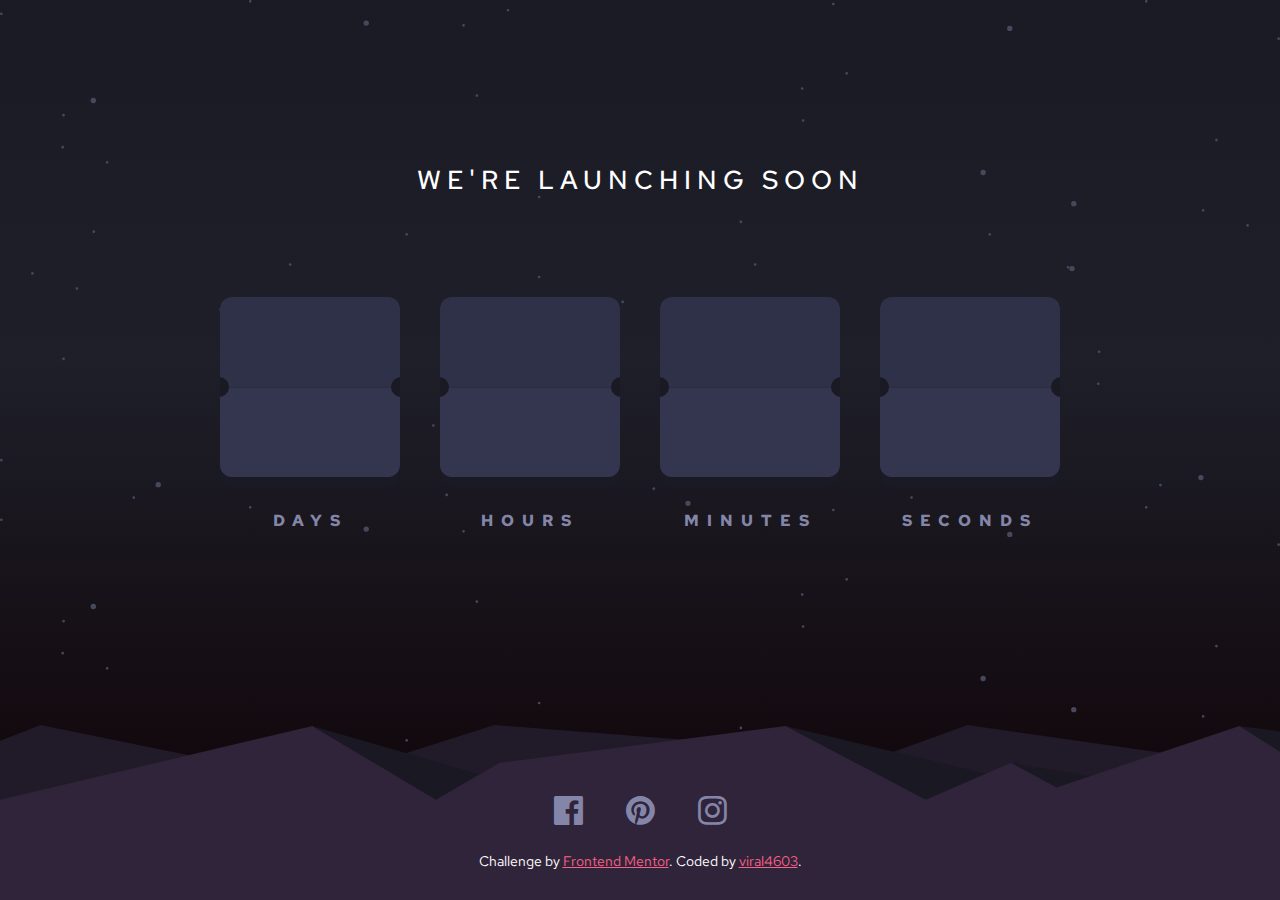
<file: index.html>
<!DOCTYPE html>
<html lang="en">

<head>
  <meta charset="UTF-8">
  <meta name="viewport" content="width=device-width, initial-scale=1.0">
  <!-- displays site properly based on user's device -->

  <link rel="icon" type="image/png" sizes="32x32" href="./images/favicon-32x32.png">

  <title>Frontend Mentor | Launch countdown timer</title>
  <link rel="stylesheet" href="./assets/icons/style.css">
  <link rel="stylesheet" href="./assets/css/style.css">
  <script src="./assets/js/index.js"></script>
</head>

<body>
  <section class="main-section">
    <main class="main-wrapper">
      <header>
        <h1 class="notify-text"> WE'RE LAUNCHING SOON </h1>
      </header>
      <div class="main-content">
        <!-- count-down-container-start -->
        <div class="count-down-container">
          <div class="count-down-page-wrapper">
            <!-- coount-down-days-widget-card -->
            <div class="count-down-card animation-card">
              <div class="widget-card next days">
                <span class="details-title"></span>
                <div class="flip-card front">
                </div>
                <div class="flip-card back">
                </div>
                <div class="flip-card under">
                </div>
                <div class="semi-circle left"></div>
                <div class="semi-circle right"></div>
              </div>
              <h3 class="widget-title">DAYS</h3>
            </div>
            <!-- coount-down-days-widget-card -->
          </div>
          <div class="count-down-page-wrapper">
            <!-- coount-down-hours-widget-card -->
            <div class="count-down-card">
              <div class="widget-card next hours">
                <span class="details-title"></span>
                <div class="flip-card front">
                </div>
                <div class="flip-card back">
                </div>
                <div class="flip-card under">
                </div>
                <div class="semi-circle left"></div>
                <div class="semi-circle right"></div>
              </div>
              <h3 class="widget-title">HOURS</h3>
            </div>
            <!-- coount-down-hours-widget-card -->
          </div>
          <div class="count-down-page-wrapper">
            <!-- coount-down-minutes-widget-card -->
            <div class="count-down-card">
              <div class="widget-card minutes">
                <span class="details-title"></span>
                <div class="flip-card front">
                </div>
                <div class="flip-card back">
                </div>
                <div class="flip-card under">
                </div>
                <div class="semi-circle left"></div>
                <div class="semi-circle right"></div>
              </div>
              <h3 class="widget-title">MINUTES</h3>
            </div>
            <!-- coount-down-minutes-widget-card -->
          </div>
          <div class="count-down-page-wrapper">
            <!-- coount-down-seconds-widget-card -->
            <div class="count-down-card">
              <div class="widget-card seconds">
                <span class="details-title"></span>
                <div class="flip-card front">
                </div>
                <div class="flip-card back">
                </div>
                <div class="flip-card under">
                </div>
                <div class="semi-circle left"></div>
                <div class="semi-circle right"></div>
              </div>
              <h3 class="widget-title">seconds</h3>
            </div>
            <!-- coount-down-seconds-widget-card -->
          </div>
        </div>
        <!-- count-down-container-start -->
      </div>
    </main>
    <footer>
      <!-- social-icons-start -->
      <div class="text-center">
        <a class="social-icons" href="#"><span class="icon icon-facebook"></span></a>
        <a class="social-icons" href="#"><span class="icon icon-pinterest"></span></a>
        <a class="social-icons" href="#"><span class="icon icon-instagram"></span></a>
      </div>
      <div class="copy-write">
        Challenge by
        <a class="copy-write-items" href="https://www.frontendmentor.io?ref=challenge" target="_blank">Frontend
          Mentor</a>. Coded by
        <a class="copy-write-items" href="https://github.com/viral4603/">viral4603</a>.
        <!-- social-icons-end -->
    </footer>
  </section>
</body>

</html>
</file>
<file: assets/icons/style.css>
@font-face {
  font-family: 'count-down';
  src:  url('fonts/count-down.eot?6hx4gh');
  src:  url('fonts/count-down.eot?6hx4gh#iefix') format('embedded-opentype'),
    url('fonts/count-down.ttf?6hx4gh') format('truetype'),
    url('fonts/count-down.woff?6hx4gh') format('woff'),
    url('fonts/count-down.svg?6hx4gh#count-down') format('svg');
  font-weight: normal;
  font-style: normal;
  font-display: block;
}

.icon {
  /* use !important to prevent issues with browser extensions that change fonts */
  font-family: 'count-down' !important;
  speak: never;
  font-style: normal;
  font-weight: normal;
  font-variant: normal;
  text-transform: none;
  line-height: 1;

  /* Better Font Rendering =========== */
  -webkit-font-smoothing: antialiased;
  -moz-osx-font-smoothing: grayscale;
}

.icon-facebook:before {
  content: "\e900";
}
.icon-instagram:before {
  content: "\e901";
}
.icon-pinterest:before {
  content: "\e902";
}
</file>
<file: assets/css/style.css>
@import url('https://fonts.googleapis.com/css2?family=Red+Hat+Text:wght@400;500;700&display=swap');

  :root {
      --primary: hsl(345, 95%, 68%);
      --secondary: hsl(237, 18%, 59%);
      --white: hsl(0, 0%, 100%);
      --dark: hsl(236, 21%, 26%);
      --semi-dark-blue: hsl(235, 16%, 14%);
      --dark-blue: hsl(234, 17%, 12%);
      --bg-light: hsl(349, 85%, 3%);
      --dark-gray: hsl(235, 16%, 14%)
  }

  * {
      margin: 0;
      padding: 0;
      box-sizing: border-box;
  }

  body {
      font-family: 'Red Hat Text', sans-serif;
      /* overflow: hidden; */
      position: relative;
      background: url("../images/pattern-hills.svg") bottom no-repeat, url("../images/bg-stars.svg"), linear-gradient(var(--dark-blue), var(--semi-dark-blue) 40%, var(--bg-light) 100%);
      background-size: contain;
      font-size: 14px;
  }

  .main-section {
      display: flex;
      flex-direction: column;
      min-height: 100vh;
      min-height: 100svh;
  }

  .main-wrapper {
      flex-grow: 1;
      display: flex;
      flex-direction: column;
      align-items: center;
      justify-content: center;
  }

  header .notify-text {
      margin-bottom: 100px;
      font-size: clamp(1rem, 2vw + 0.25rem, 1.6rem);
      color: var(--white);
      letter-spacing: 6px;
      font-weight: 500;
      text-align: center;
  }

  /* count down container css */
  .main-wrapper .count-down-container {
      display: flex;
      justify-content: center;
  }

  .main-wrapper .count-down-page-wrapper {
      margin: 0px 20px;
  }

  .main-wrapper .count-down-card {
      width: 180px;
      transform-origin: center center;
      text-align: center;
  }

  .main-wrapper .widget-card {
      cursor: pointer;
      overflow: hidden;
      position: relative;
      display: flex;
      align-items: center;
      justify-content: center;
      color: var(--primary);
      height: 180px;
      width: 180px;
      background-color: var(--dark);
      border-radius: 12px;
      box-shadow: 0px 10px 0px var(--dark-blue);
  }

  .main-wrapper .widget-card::after {
      content: '';
      position: absolute;
      width: 100%;
      height: 1px;
      top: 50%;
      z-index: 1;
      background-color: var(--dark-blue);
      opacity: 0.3;
  }

  .main-wrapper .widget-card::before {
      content: '';
      position: absolute;
      top: 0;
      height: 50%;
      width: 100%;
      opacity: 0.2;
      background-color: var(--dark-gray);
      z-index: 1;
      transform-origin: top center;
      transition: all 0.4s;
      transform: rotate(0deg);
  }



  .main-wrapper .details-title {
      position: absolute;
      display: block;
      font-size: 64px;
      font-weight: bold;
  }

  .main-wrapper .widget-title {
      margin-top: 2rem;
      letter-spacing: 8px;
      color: var(--secondary);
      text-transform: uppercase;
  }

  .main-wrapper .semi-circle {
      position: absolute;
      width: 20px;
      z-index: 99999999;
      height: 10px;
      background-color: var(--dark-blue);
      border-radius: 10px 10px 0 0;
  }

  .main-wrapper .semi-circle.left {
      left: -6px;
      transform: rotate(90deg);
  }

  .main-wrapper .semi-circle.right {
      right: -6px;
      transform: rotate(-90deg);
  }

  .text-center {
      text-align: center;
  }

  footer {
      width: 100%;
      text-align: center;
      padding-bottom: 30px;
      padding-top: 100px;

      .copy-write {
          padding-top: 20px;
          color: var(--white);
      }

      .copy-write-items {
          color: var(--primary);
      }

  }

  footer .social-icons {
      position: relative;
      z-index: 999;
      padding: 0px 20px;
      transition: all 0.3s;
      font-size: 1.8rem;
      text-decoration: none;
      color: var(--secondary);
  }

  footer .social-icons:hover {
      color: var(--primary);
  }

  /* .animation-card .widget-card {
      position: relative;
  } */
  .widget-card .flip-card {
      display: none;
      font-size: 64px;
      font-weight: bold;
      position: absolute;
      width: 100%;
      height: 50%;
      background-color: var(--dark);
      left: 0;
      top: 0;
      transform-origin: 50% 100%;
      backface-visibility: hidden;
      overflow: hidden;
  }

  .widget-card .flip-card::before {
      content: attr(filp-front-data);
      position: absolute;
      left: 50%;
  }

  .widget-card .flip-card.front::before,
  .widget-card .flip-card.under::before {
      top: 100%;
      transform: translate(-50%, -50%);
  }

  .widget-card .flip-card.back {
      transform: rotateY(180deg);
  }

  .widget-card .flip-card.back::before {
      top: 100%;
      transform: translate(-50%, -50%) rotateZ(180deg);
  }

  .widget-card .flip-card.front {
      z-index: 999999;
      transform-style: preserve-3d;
      animation: flip-down-front 300ms ease-in both;
  }


  .widget-card .flip-card.back {
      transform-style: preserve-3d;
      z-index: 999999;
      animation: flip-down-back 300ms ease-in both;
  }

  .widget-card .flip-card.under {
      transform-style: preserve-3d;
      z-index: 99999;
      animation: fade-under 300ms ease-in both;
  }


  @media (max-width: 991px) {
      .main-wrapper .count-down-card {
          width: 130px;
      }

      .main-wrapper .widget-card {
          height: 130px;
          width: 130px;
      }
  }

  /* // Small devices (landscape phones, 576px and up) */
  @media (max-width: 576px) {
      body {
          background-size: auto;
      }

      .main-wrapper .count-down-container {
          width: 100%;
      }

      .main-wrapper .widget-card {
          height: 20px;
          width: 20px;
      }

      .main-wrapper .details-title,
      .widget-card .flip-card {
          font-size: 2rem;
      }

      .main-wrapper .count-down-card {
          width: 70px;
      }

      .main-wrapper .widget-card {
          height: 70px;
          width: 70px;
          box-shadow: 0px 8px 0px var(--dark-blue);
      }

      .main-wrapper .widget-title {
          margin-top: 1.25rem;
          letter-spacing: 1px;
          font-size: 0.85rem;
      }

      .main-wrapper .semi-circle {
          width: 15px;
      }

      footer .social-icons {
          font-size: 1.5rem;
      }

  }

  @media (max-width: 768px) {
      .main-wrapper .count-down-page-wrapper {
          margin: 0 10px;
      }
  }

  @keyframes flip-down-front {
      0% {
          transform: rotateX(0deg);
      }

      100% {
          /* opacity: 0; */
          transform: rotateX(-180deg);
      }
  }

  @keyframes flip-down-back {
      0% {
          transform: rotateY(180deg) rotateX(0deg);
      }

      100% {
          transform: rotateY(180deg) rotateX(180deg);
      }
  }

  @keyframes fade-under {
      0% {
          opacity: 1;
          background-color: var(--dark);
      }

      100% {
          opacity: 0.5;
          background-color: var(--dark-gray);
      }
  }
</file>
